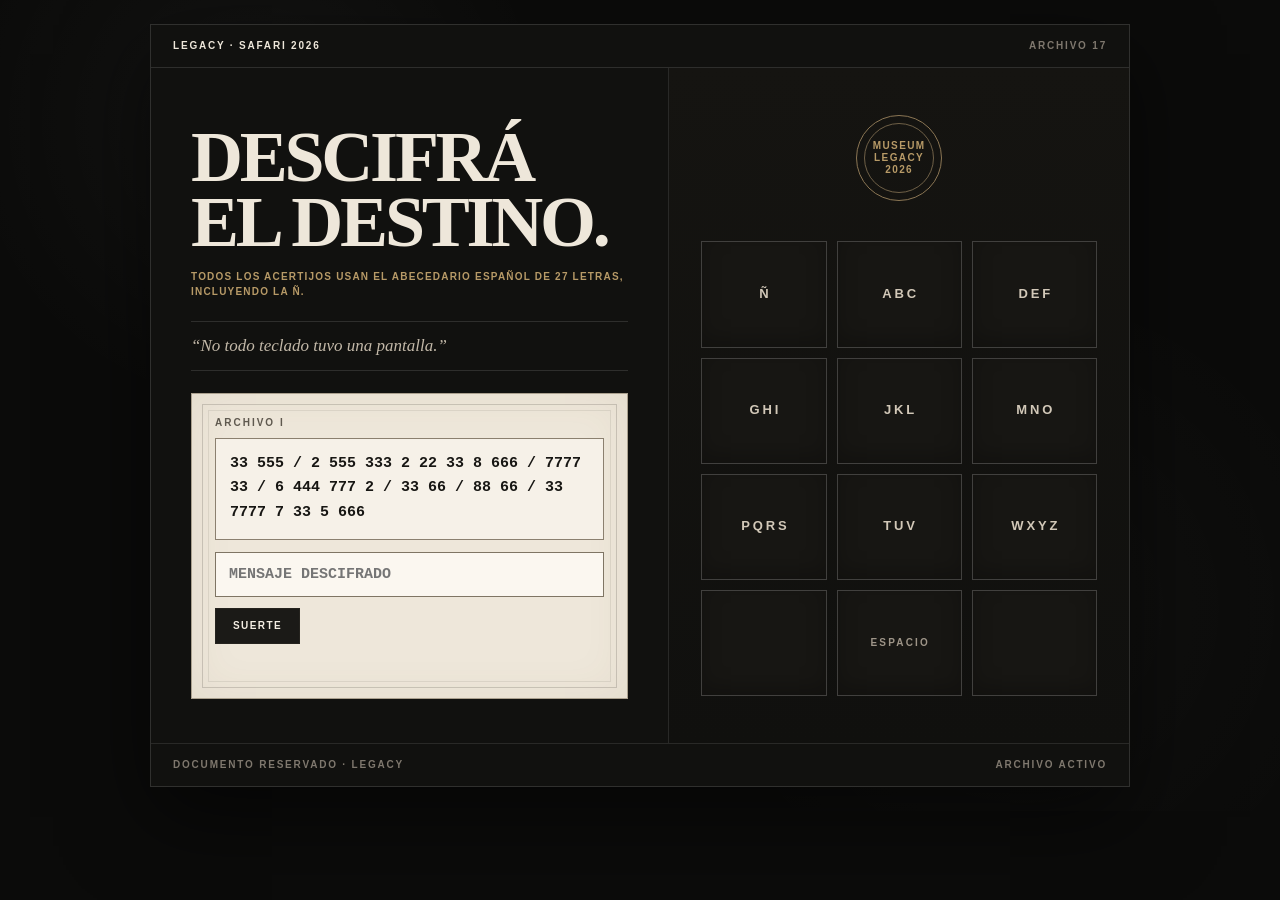
<file: comodin-cifrado/index.html>
<!DOCTYPE html>
<html lang="es">
<head>
<meta charset="UTF-8" />
<meta http-equiv="Cache-Control" content="no-cache, no-store, must-revalidate" />
<meta http-equiv="Pragma" content="no-cache" />
<meta http-equiv="Expires" content="0" />
<meta name="viewport" content="width=device-width, initial-scale=1.0" />
<meta name="theme-color" content="#0b0b0a" />
<meta name="robots" content="noindex,nofollow,noarchive,nosnippet,noimageindex" />
<meta name="googlebot" content="noindex,nofollow,noarchive,nosnippet,noimageindex" />
<meta name="bingbot" content="noindex,nofollow,noarchive,nosnippet,noimageindex" />
<meta name="referrer" content="no-referrer" />
<title>Archivo 17</title>
<style>
:root{--paper:#eee7da;--gold:#a98b58;--ink:#171613;--dark:#0b0b0a}
*{box-sizing:border-box}html,body{margin:0;min-height:100%;font-family:Georgia,"Times New Roman",serif;background:#0b0b0a;color:var(--paper)}
body{display:flex;align-items:center;justify-content:center;padding:24px;background:radial-gradient(circle at 20% 15%,rgba(255,255,255,.035),transparent 24%),radial-gradient(circle at 80% 75%,rgba(255,255,255,.025),transparent 28%),#0b0b0a}
.shell{width:min(980px,100%);border:1px solid rgba(255,255,255,.13);background:#11110f;box-shadow:0 30px 80px rgba(0,0,0,.55)}
.topbar,.footer{display:flex;justify-content:space-between;gap:16px;align-items:center;padding:15px 22px;font:700 10px/1.2 Arial,sans-serif;letter-spacing:.18em;color:#7f786e;text-transform:uppercase}.topbar{border-bottom:1px solid rgba(255,255,255,.12)}.footer{border-top:1px solid rgba(255,255,255,.1)}.brand{color:#eee7da}
.grid{display:grid;grid-template-columns:1.06fr .94fr}.left{padding:44px 40px;border-right:1px solid rgba(255,255,255,.1)}.right{padding:38px 32px;background:linear-gradient(180deg,#151411,#10100e);display:flex;flex-direction:column;justify-content:center}
.eyebrow{font:700 10px/1.2 Arial,sans-serif;letter-spacing:.27em;color:var(--gold);text-transform:uppercase}h1{font-size:clamp(42px,7vw,72px);line-height:.9;margin:13px 0 14px;letter-spacing:-.045em}.alphabet-note{margin:0 0 22px;color:#b79a67;font:700 10px/1.5 Arial,sans-serif;letter-spacing:.12em;text-transform:uppercase}.hint{margin-bottom:22px;padding:14px 0;border-top:1px solid rgba(255,255,255,.12);border-bottom:1px solid rgba(255,255,255,.12)}.hint p{margin:0;color:#c2b8a8;font-size:17px;font-style:italic}
.card{background:var(--paper);color:var(--ink);border:1px solid #aaa08e;box-shadow:inset 0 0 45px rgba(120,90,45,.08);padding:23px;position:relative}.card:before,.card:after{content:"";position:absolute;inset:10px;border:1px solid rgba(40,35,28,.18);pointer-events:none}.card:after{inset:16px;border-color:rgba(40,35,28,.09)}
.stage{position:relative;z-index:1}.stage+.stage{display:none;margin-top:24px;padding-top:22px;border-top:1px solid #998f80}.stage.open{display:block;animation:rise .45s ease}.label{font:700 10px/1.2 Arial,sans-serif;letter-spacing:.2em;text-transform:uppercase;color:#5f594f;margin-bottom:9px}.code{padding:13px 14px;border:1px solid #8b806f;background:#f6f1e8;font:600 15px/1.65 "Courier New",monospace;word-break:break-word}.answer{width:100%;margin-top:12px;border:1px solid #7f7564;background:#fbf7f0;color:#1d1a16;padding:12px 13px;font:600 15px/1.3 "Courier New",monospace;outline:none;text-transform:uppercase}.answer:focus{border-color:#1d1a16;box-shadow:0 0 0 2px rgba(29,26,22,.1)}
.actions{display:flex;gap:10px;margin-top:11px;flex-wrap:wrap}button{appearance:none;border:1px solid #25231e;background:#1b1a17;color:#f4eee3;padding:12px 17px;font:700 10px/1 Arial,sans-serif;letter-spacing:.14em;text-transform:uppercase;cursor:pointer}.feedback{min-height:20px;margin-top:11px;font:700 10px/1.4 Arial,sans-serif;letter-spacing:.1em;text-transform:uppercase;color:#6f675d}.feedback.ok{color:#58633e}.feedback.bad{color:#8a4f49}
.mirror-wrap{position:relative;padding:16px 14px;border:1px solid #8b806f;background:#f6f1e8;text-align:center}.mirror-code{font:700 19px/1.6 "Courier New",monospace;letter-spacing:.08em;word-break:break-word}.mirror-line{height:1px;background:linear-gradient(90deg,transparent,#9c8f7b,transparent);margin:10px 0}.mirror-mark{font:700 10px/1.6 Arial,sans-serif;letter-spacing:.22em;color:#867b6b;text-transform:uppercase}
.keypad{display:grid;grid-template-columns:repeat(3,1fr);gap:10px;margin-top:22px}.key{aspect-ratio:1.18/1;border:1px solid rgba(255,255,255,.18);display:flex;align-items:center;justify-content:center;background:#171613;box-shadow:inset 0 -8px 20px rgba(0,0,0,.23)}.letters{font:700 13px/1.45 Arial,sans-serif;letter-spacing:.22em;color:#d2c8b8;text-align:center;padding-left:.22em}.space .letters{font-size:10px;color:#9e9588}.seal{width:86px;height:86px;border:1px solid #8b7654;border-radius:50%;display:grid;place-items:center;margin:0 auto 18px;color:#b79a67;font:700 10px/1.2 Arial,sans-serif;letter-spacing:.14em;text-align:center;position:relative}.seal:before{content:"";position:absolute;inset:7px;border:1px solid #6f6047;border-radius:50%}
.success{display:none;margin-top:14px;padding:18px;border:1px solid #7c806c;background:#e8eadf;text-align:center}.success.show{display:block;animation:rise .45s ease}.success small{display:block;font:800 10px/1.2 Arial,sans-serif;letter-spacing:.18em;text-transform:uppercase;margin-bottom:7px;color:#5a6148}.success strong{font-size:26px}
@keyframes rise{from{opacity:0;transform:translateY(8px)}to{opacity:1;transform:none}}
@media(max-width:780px){body{padding:10px;align-items:flex-start}.grid{grid-template-columns:1fr}.left{border-right:0;border-bottom:1px solid rgba(255,255,255,.1);padding:30px 20px}.right{padding:28px 20px}h1{font-size:52px}.footer{flex-direction:column;align-items:flex-start}.topbar,.footer{padding-left:13px;padding-right:13px}}
@media(max-width:420px){h1{font-size:43px}.card{padding:17px}.code,.answer{font-size:13px}.letters{font-size:11px}.mirror-code{font-size:16px}button{width:100%}}
</style>
</head>
<body>
<!-- COMODIN_VERSION_20260924_0915 -->
<main class="shell">
<div class="topbar"><div class="brand">LEGACY · SAFARI 2026</div><div>ARCHIVO 17</div></div>
<section class="grid">
<div class="left">

<h1>DESCIFRÁ<br>EL DESTINO.</h1>
<div class="alphabet-note">Todos los acertijos usan el abecedario español de 27 letras, incluyendo la Ñ.</div>
<div class="hint"><p>“No todo teclado tuvo una pantalla.”</p></div>
<div class="card">
<section class="stage" id="s1">
<div class="label">Archivo I</div>
<div class="code">33 555 / 2 555 333 2 22 33 8 666 / 7777 33 / 6 444 777 2 / 33 66 / 88 66 / 33 7777 7 33 5 666</div>
<input id="a1" class="answer" autocomplete="off" spellcheck="false" placeholder="MENSAJE DESCIFRADO" />
<div class="actions"><button id="b1" type="button">SUERTE</button></div><div id="f1" class="feedback"></div>
</section>
<section class="stage" id="s2">
<div class="label">Archivo II · Espejo</div>
<div class="mirror-wrap">
<div class="mirror-code">IVGILXVWV GIVH B OVV ZO IVEVH</div>
<div class="mirror-line"></div>
<div class="mirror-mark">A → Z</div>
</div>
<input id="a2" class="answer" autocomplete="off" spellcheck="false" placeholder="MENSAJE DESCIFRADO" />
<div class="actions"><button id="b2" type="button">Verificar archivo</button></div><div id="f2" class="feedback"></div>
</section>
<section class="stage" id="s3">
<div class="label">Archivo III</div>
<div class="code">VRLUBN</div>
<input id="a3" class="answer" autocomplete="off" spellcheck="false" placeholder="DESTINO FINAL" />
<div class="actions"><button id="b3" type="button">Abrir destino</button></div><div id="f3" class="feedback"></div>
<div id="success" class="success"><small>Destino desbloqueado</small><strong id="destination"></strong></div>
</section>
</div>
</div>
<aside class="right">
<div class="seal">MUSEUM<br>LEGACY<br>2026</div>
<div class="keypad" aria-label="Clave visual del teclado antiguo">
<div class="key"><div class="letters">Ñ</div></div>
<div class="key"><div class="letters">ABC</div></div>
<div class="key"><div class="letters">DEF</div></div>
<div class="key"><div class="letters">GHI</div></div>
<div class="key"><div class="letters">JKL</div></div>
<div class="key"><div class="letters">MNO</div></div>
<div class="key"><div class="letters">PQRS</div></div>
<div class="key"><div class="letters">TUV</div></div>
<div class="key"><div class="letters">WXYZ</div></div>
<div class="key" aria-hidden="true"></div>
<div class="key space"><div class="letters">ESPACIO</div></div>
<div class="key" aria-hidden="true"></div>
</div>
</aside>
</section>
<div class="footer"><span>Documento reservado · Legacy</span><span>Archivo activo</span></div>
</main>
<script>
const H1='f5ad1cf3dd5feb319c819efd8ecd264b9064da490316dc0e8a59ee8557a974ba';
const H2='f0b74395581d2ace228d70b8020c7bcf111e959180519ef5841af71b463b76ee';
const H3='72b782dcd11005b0de19cc752598fbd421abee56d71b6a2a2f33c7d517015509';
function norm(v){return String(v||'').normalize('NFD').replace(/[\u0300-\u036f]/g,'').toUpperCase().replace(/[^A-ZÑ0-9]+/g,' ').trim()}
async function hash(v){const b=new TextEncoder().encode(norm(v));const h=await crypto.subtle.digest('SHA-256',b);return Array.from(new Uint8Array(h)).map(x=>x.toString(16).padStart(2,'0')).join('')}
async function check(input,expected,feedback){const i=document.getElementById(input),f=document.getElementById(feedback);const ok=(await hash(i.value))===expected;f.className='feedback '+(ok?'ok':'bad');f.textContent=ok?'CORRECTO · SIGUIENTE ARCHIVO DESBLOQUEADO':'NO COINCIDE · REVISÁ EL CÓDIGO';return ok}
function openStage(id,input){document.getElementById(id).classList.add('open');setTimeout(()=>document.getElementById(input).focus(),220)}
document.getElementById('b1').onclick=async()=>{if(await check('a1',H1,'f1'))openStage('s2','a2')};
document.getElementById('b2').onclick=async()=>{if(await check('a2',H2,'f2'))openStage('s3','a3')};
document.getElementById('b3').onclick=async()=>{if(await check('a3',H3,'f3')){document.getElementById('f3').className='feedback ok';document.getElementById('f3').textContent='CORRECTO · DESTINO DESBLOQUEADO';const nums=[75,89,82,73,79,83];document.getElementById('destination').textContent=String.fromCharCode(...nums);document.getElementById('success').classList.add('show')}};
[['a1','b1'],['a2','b2'],['a3','b3']].forEach(([a,b])=>document.getElementById(a).addEventListener('keydown',e=>{if(e.key==='Enter')document.getElementById(b).click()}));
</script>
</body>
</html>
</file>
